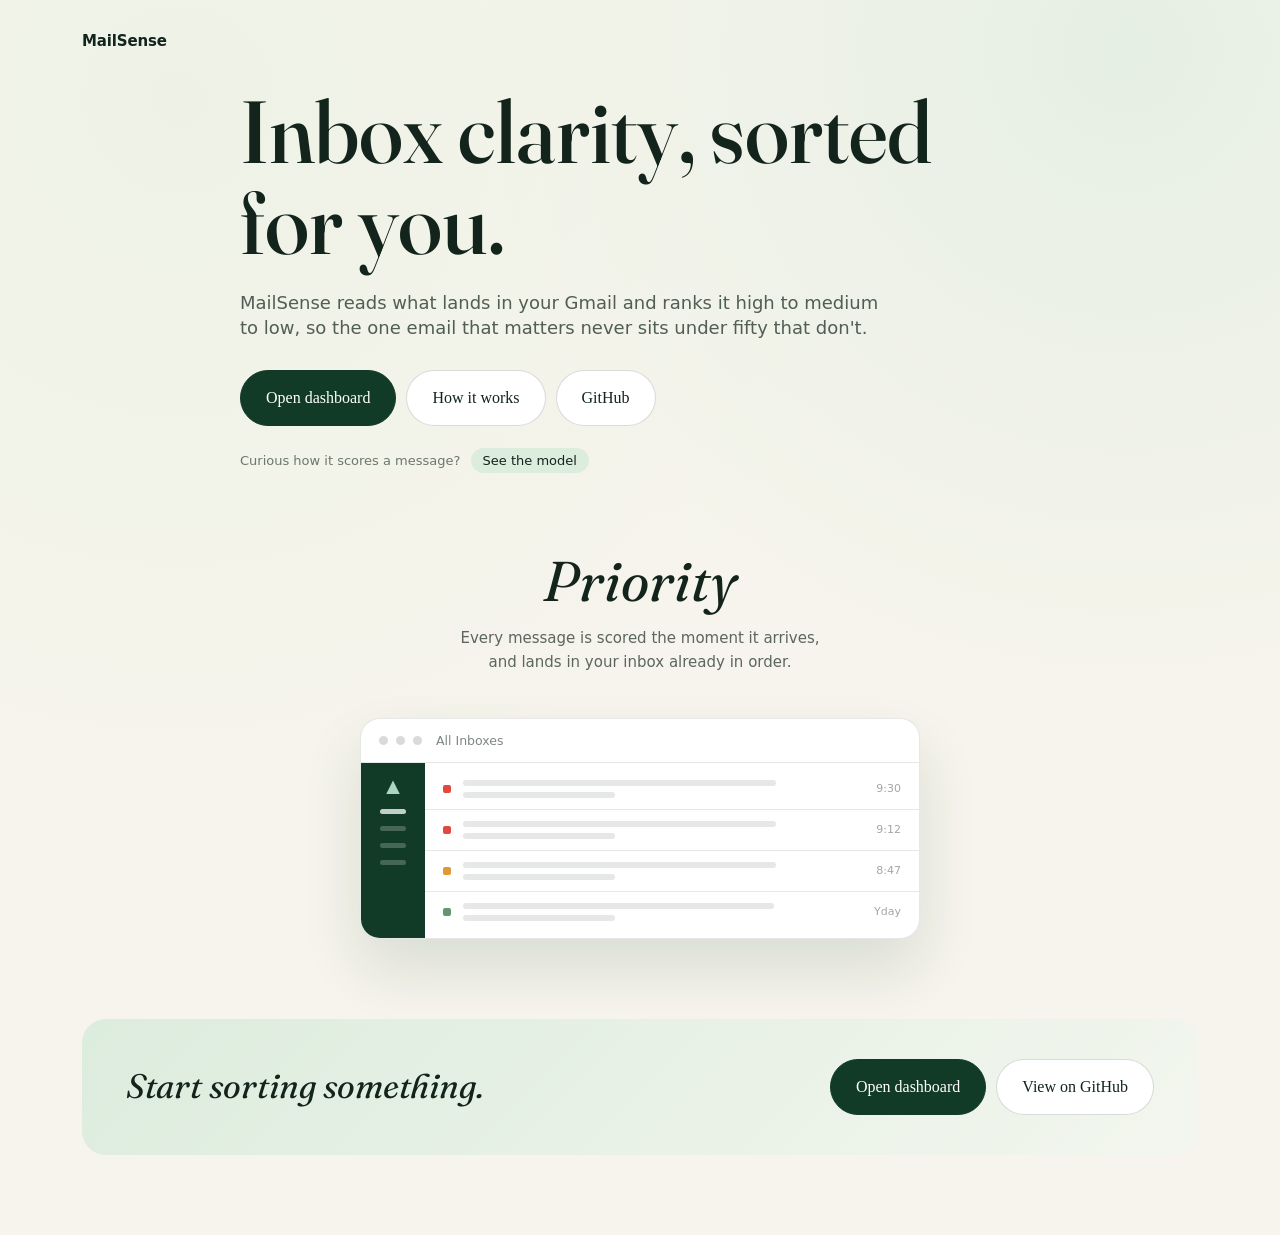
<file: templates/mailsense.html>
<!DOCTYPE html>
<html lang="en">
<head>
<meta charset="UTF-8">
<meta name="viewport" content="width=device-width, initial-scale=1.0">
<title>MailSense — Inbox clarity, sorted for you</title>
<link rel="preconnect" href="https://fonts.googleapis.com">
<link rel="preconnect" href="https://fonts.gstatic.com" crossorigin>
<link href="https://fonts.googleapis.com/css2?family=Fraunces:ital,opsz,wght@0,9..144,300..500;1,9..144,400..500&family=Inter:wght@400;500;600&display=swap" rel="stylesheet">

<link rel="preconnect" href="https://api.fontshare.com">
<link href="https://api.fontshare.com/v2/css?f[]=satoshi@400,500,600,700,900&display=swap" rel="stylesheet">
<style>
@import url('https://fonts.googleapis.com/css2?family=Fraunces:ital,opsz,wght@0,9..144,100..900;1,9..144,100..900&family=Google+Sans+Flex:opsz,wght@6..144,1..1000&display=swap');
</style>

<style>
  :root{
    --ink:#12241b;
    --forest:#123b27;
    --forest-deep:#0b2a1b;
    --cream:#f6f4ec;
    --paper:#ffffff;
    --red:#e1493f;
    --amber:#dd9a35;
    --sage:#5f9772;
    --mint:#dcecdd;
    --line: rgba(18,36,27,0.16);
    --line-soft: rgba(18,36,27,0.10);
  }

  *{box-sizing:border-box;}
  html{scroll-behavior:smooth;}
  body{
    margin:0;
    background:var(--cream);
    background-image: radial-gradient(circle at 14% 8%, #eef2e6 0%, transparent 45%),
                       radial-gradient(circle at 88% 4%, #e6efe4 0%, transparent 40%);
    color:var(--ink);
    font-family:'Satoshi', system-ui, sans-serif;
    -webkit-font-smoothing:antialiased;
  }

  .wrap{ max-width:1180px; margin:0 auto; padding:0 32px; }

  /* ---------- top mark ---------- */
  .topmark{ display:flex; align-items:center; gap:10px; padding:32px 0 0; }
  .topmark svg{ display:block; }
  .topmark span{ font-weight:600; letter-spacing:-0.01em; font-size:15px; }

  /* ---------- hero ---------- */
  .hero{ }

  .sticker{
    position:absolute;
    width:78px; height:78px;
    border:1.4px dashed rgba(18,36,27,.32);
    border-radius:16px;
    background:var(--paper);
    box-shadow:0 14px 28px rgba(15,59,39,.14);
    display:flex; align-items:center; justify-content:center;
  }
  .sticker .handle{
    position:absolute; width:6px; height:6px; border-radius:50%;
    background:var(--paper); border:1.4px solid rgba(18,36,27,.4);
  }
  .sticker .handle.tl{ top:-3px; left:-3px; }
  .sticker .handle.tr{ top:-3px; right:-3px; }
  .sticker .handle.bl{ bottom:-3px; left:-3px; }
  .sticker .handle.br{ bottom:-3px; right:-3px; }
  .sticker svg{ width:34px; height:34px; }

  .s1{ top:8px;   left:4%;   transform:rotate(-9deg); }
  .s2{ top:-6px;  right:6%;  transform:rotate(8deg); }
  .s3{ top:118px; left:29%;  transform:rotate(6deg); }
  .s4{ top:210px; right:20%; transform:rotate(-7deg); }
  .s5{ top:300px; left:6%;   transform:rotate(10deg); }
  .s6{ bottom:-4px; right:2%; transform:rotate(-11deg); }

  .hero-copy{ max-width:800px;margin:0 auto; padding-top:36px;}
  h1{
    font-family:'Fraunces', serif;
    font-weight:500;
    font-size:88px;
    line-height:1.08;
    line-height:91px;
    margin:0 0 22px;
  }
  .hero-copy p.lede{
    font-size:18px;
    line-height:1.4;
    font-weight:400;
    color:rgba(18,36,27,.72);
    max-width:640px;
    margin:0 0 30px;
  }

  .btn-row{ display:flex; flex-wrap:wrap; gap:10px; margin-bottom:22px; }
  .btn{
    font-family:'Satoshi'; font-size:16px; font-weight:500;
    padding:18px 25px; border-radius:999px; cursor:pointer;
    border:1.4px solid var(--line); background:var(--paper); color:var(--ink);
    text-decoration:none; display:inline-flex; align-items:center;
    transition:transform .15s ease, box-shadow .15s ease;
  }
  .btn:hover{ transform:translateY(-1px); box-shadow:0 8px 16px rgba(15,59,39,.12); }
  .btn.primary{ background:var(--forest); border-color:var(--forest); color:#fff; }
  .btn.primary:hover{ box-shadow:0 8px 20px rgba(11,42,27,.35); }

  .footnote{ font-size:13px; color:rgba(18,36,27,.6); }
  .footnote a{
    color:var(--ink); font-weight:500; margin-left:6px;
    background:var(--mint); padding:5px 12px; border-radius:999px;
    text-decoration:none; display:inline-block;
  }

  /* ---------- priority section ---------- */
  .priority-section{ padding:60px 0 80px; text-align:center; }
  .priority-section h2{
    font-family:'Fraunces', serif; font-style:italic; font-weight:400;
    font-size:clamp(34px, 6vw, 56px); margin:0 0 12px;
  }
  .priority-section p{
    color:rgba(18,36,27,.68); font-size:15px; max-width:380px;
    margin:0 auto 44px; line-height:1.55;
  }

  .mock-card{
    max-width:560px; margin:0 auto; background:var(--paper);
    border:1px solid var(--line-soft); border-radius:20px;
    box-shadow:0 30px 60px rgba(15,59,39,.12);
    overflow:hidden; text-align:left;
  }
  .mock-head{
    display:flex; align-items:center; gap:8px; padding:14px 18px;
    border-bottom:1px solid var(--line-soft);
  }
  .mock-dot{ width:9px; height:9px; border-radius:50%; background:var(--line); }
  .mock-title{ font-size:12.5px; color:rgba(18,36,27,.55); margin-left:6px; }
  .mock-body{ display:flex; }
  .mock-side{
    width:64px; background:var(--forest); padding:16px 0;
    display:flex; flex-direction:column; align-items:center; gap:12px;
  }
  .mock-side .logo{ width:18px; height:18px; }
  .mock-side .bar{ width:26px; height:5px; border-radius:3px; background:rgba(255,255,255,.22); }
  .mock-side .bar.active{ background:rgba(255,255,255,.75); }
  .mock-rows{ flex:1; padding:6px 0; }
  .mock-row{ display:flex; align-items:center; gap:12px; padding:11px 18px; }
  .mock-row + .mock-row{ border-top:1px solid var(--line-soft); }
  .flag{ width:8px; height:8px; border-radius:2px; flex:none; }
  .flag.high{ background:var(--red); }
  .flag.med{ background:var(--amber); }
  .flag.low{ background:var(--sage); }
  .mock-lines{ flex:1; }
  .mock-line{ height:6px; border-radius:3px; background:var(--line-soft); }
  .mock-line.short{ width:38%; margin-top:6px; }
  .mock-line.long{ width:78%; }
  .mock-time{ font-size:11px; color:rgba(18,36,27,.4); flex:none; }

  /* ---------- CTA band ---------- */
  .cta{
    margin:0 0 80px; background:linear-gradient(135deg, var(--mint), #f3f6ee);
    border-radius:24px; padding:40px 44px;
    display:flex; align-items:center; justify-content:space-between; gap:24px;
    flex-wrap:wrap;
  }
  .cta h3{
    font-family:'Fraunces', serif; font-style:italic; font-weight:400;
    font-size:clamp(26px, 3.6vw, 34px); margin:0; max-width:360px; line-height:1.15;
  }
  .cta .btn-row{ margin:0; }

  footer{ text-align:center; padding:0 0 40px; font-size:13px; color:rgba(18,36,27,.5); }

  /* ---------- responsive ---------- */
  @media (max-width:860px){
    .wrap{ padding:0 20px; }
    .hero{ padding:40px 0 60px; }
    .sticker{ position:static; width:56px; height:56px; transform:none !important; }
    .sticker svg{ width:26px; height:26px; }
    .sticker-row{ display:flex; gap:10px; overflow-x:auto; padding-bottom:6px; margin-bottom:28px; }
    .hero-copy{ padding-top:0; }
    .priority-section{ padding:44px 0 56px; }
    .mock-side{ width:48px; }
    .cta{ padding:30px 26px; flex-direction:column; align-items:flex-start; }
    h1{
    font-size:46px;
    line-height:47px;
    margin:0 0 22px;
  }
  }

  @media (min-width:861px){
    .sticker-row{ display:none; }
  }

  @media (prefers-reduced-motion: reduce){
    .btn{ transition:none; }
  }
</style>
</head>
<body>

<div class="wrap">
  <div class="topmark">
    <span>MailSense</span>
  </div>

  <section class="hero">
    <div class="hero-copy">
      <h1>Inbox clarity, sorted for you.</h1>
      <p class="lede">MailSense reads what lands in your Gmail and ranks it high to medium to low, so the one email that matters never sits under fifty that don't.</p>
      <div class="btn-row">
        <a href="{{ url_for('login') }}" class="btn primary">Open dashboard</a>
        <a href="#priority" class="btn">How it works</a>
        <a href="#" class="btn">GitHub</a>
      </div>
      <p class="footnote">Curious how it scores a message? <a href="#priority">See the model</a></p>
    </div>
  </section>

  <section class="priority-section" id="priority">
    <h2>Priority</h2>
    <p>Every message is scored the moment it arrives, and lands in your inbox already in order.</p>

    <div class="mock-card">
      <div class="mock-head">
        <span class="mock-dot"></span><span class="mock-dot"></span><span class="mock-dot"></span>
        <span class="mock-title">All Inboxes</span>
      </div>
      <div class="mock-body">
        <div class="mock-side">
          <svg class="logo" viewBox="0 0 24 24" fill="none"><path d="M12 2 3 20h18L12 2z" fill="#a9d6c3"/></svg>
          <div class="bar active"></div>
          <div class="bar"></div>
          <div class="bar"></div>
          <div class="bar"></div>
        </div>
        <div class="mock-rows">
          <div class="mock-row">
            <span class="flag high"></span>
            <div class="mock-lines"><div class="mock-line long"></div><div class="mock-line short"></div></div>
            <span class="mock-time">9:30</span>
          </div>
          <div class="mock-row">
            <span class="flag high"></span>
            <div class="mock-lines"><div class="mock-line long"></div><div class="mock-line short"></div></div>
            <span class="mock-time">9:12</span>
          </div>
          <div class="mock-row">
            <span class="flag med"></span>
            <div class="mock-lines"><div class="mock-line long"></div><div class="mock-line short"></div></div>
            <span class="mock-time">8:47</span>
          </div>
          <div class="mock-row">
            <span class="flag low"></span>
            <div class="mock-lines"><div class="mock-line long"></div><div class="mock-line short"></div></div>
            <span class="mock-time">Yday</span>
          </div>
        </div>
      </div>
    </div>
  </section>

  <div class="cta">
    <h3>Start sorting something.</h3>
    <div class="btn-row">
      <a href="#" class="btn primary">Open dashboard</a>
      <a href="#" class="btn">View on GitHub</a>
    </div>
  </div>

</div>

</body>
</html>
</file>
